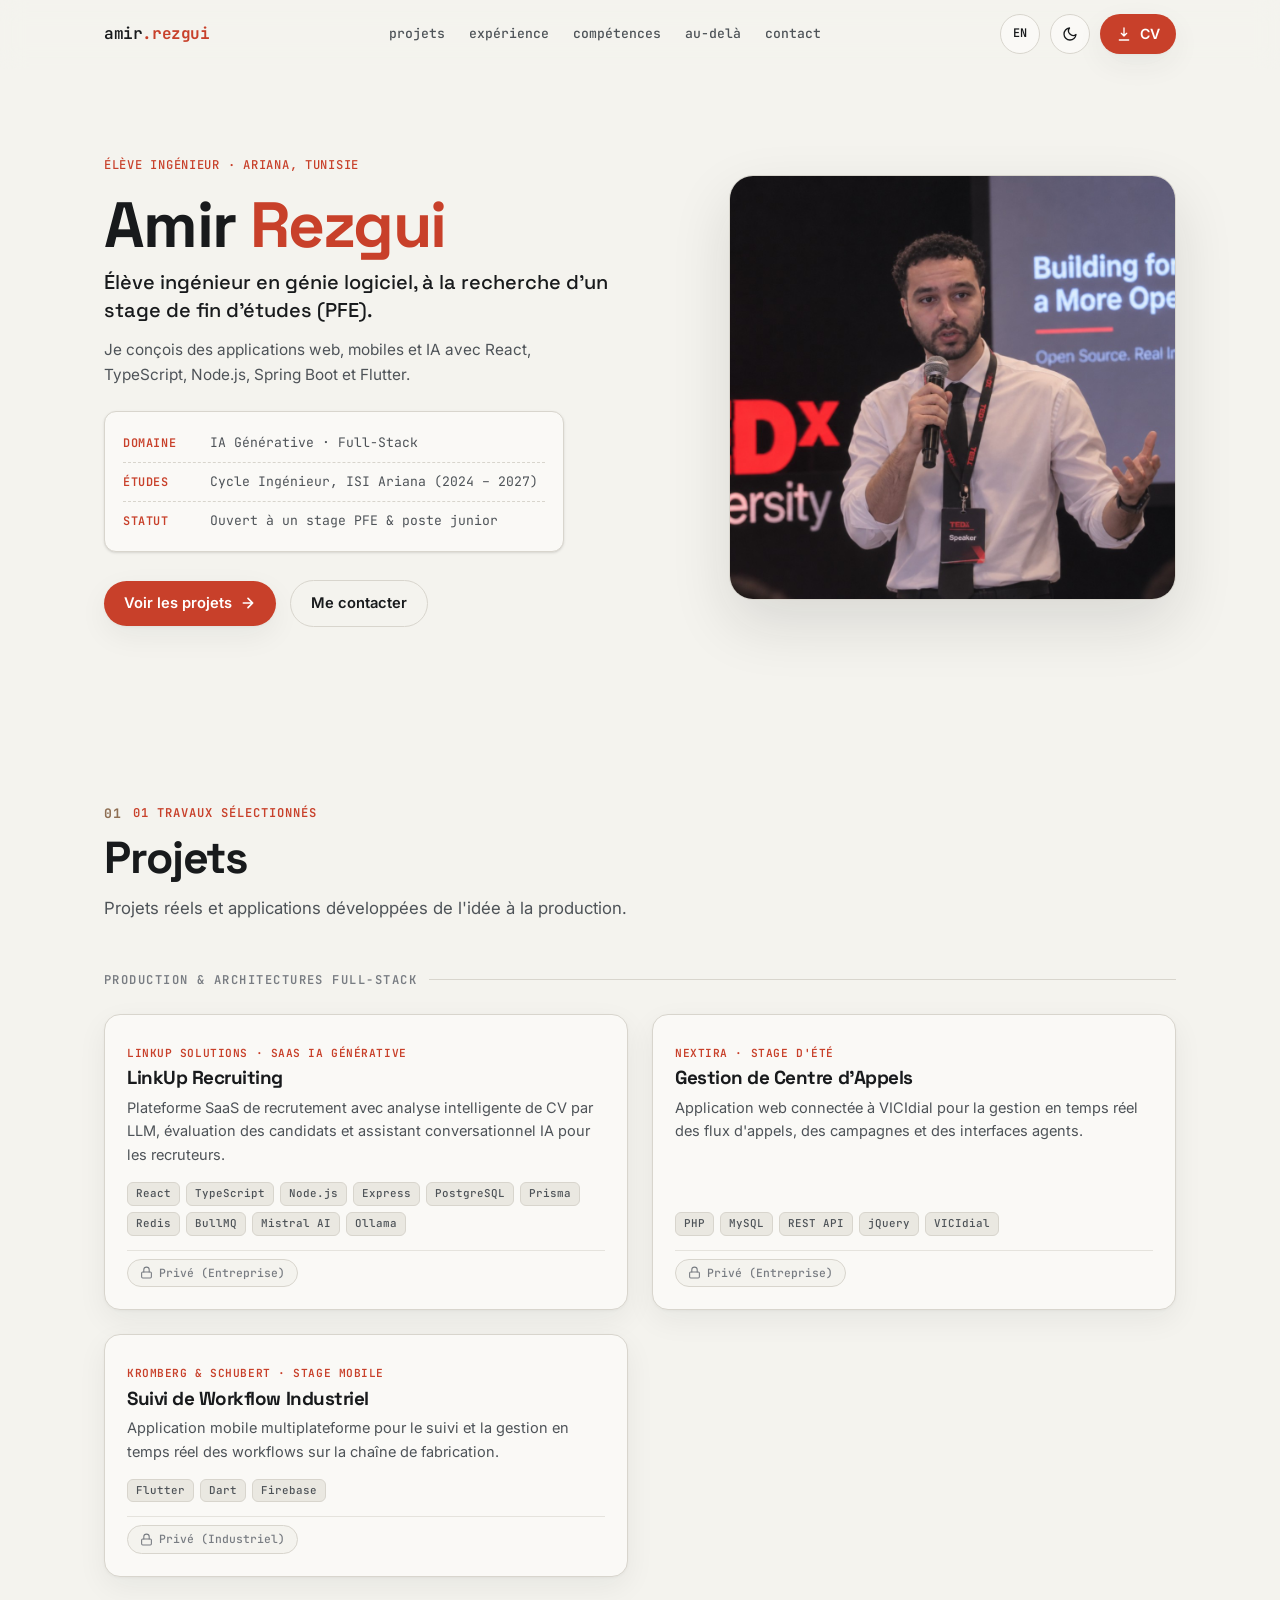
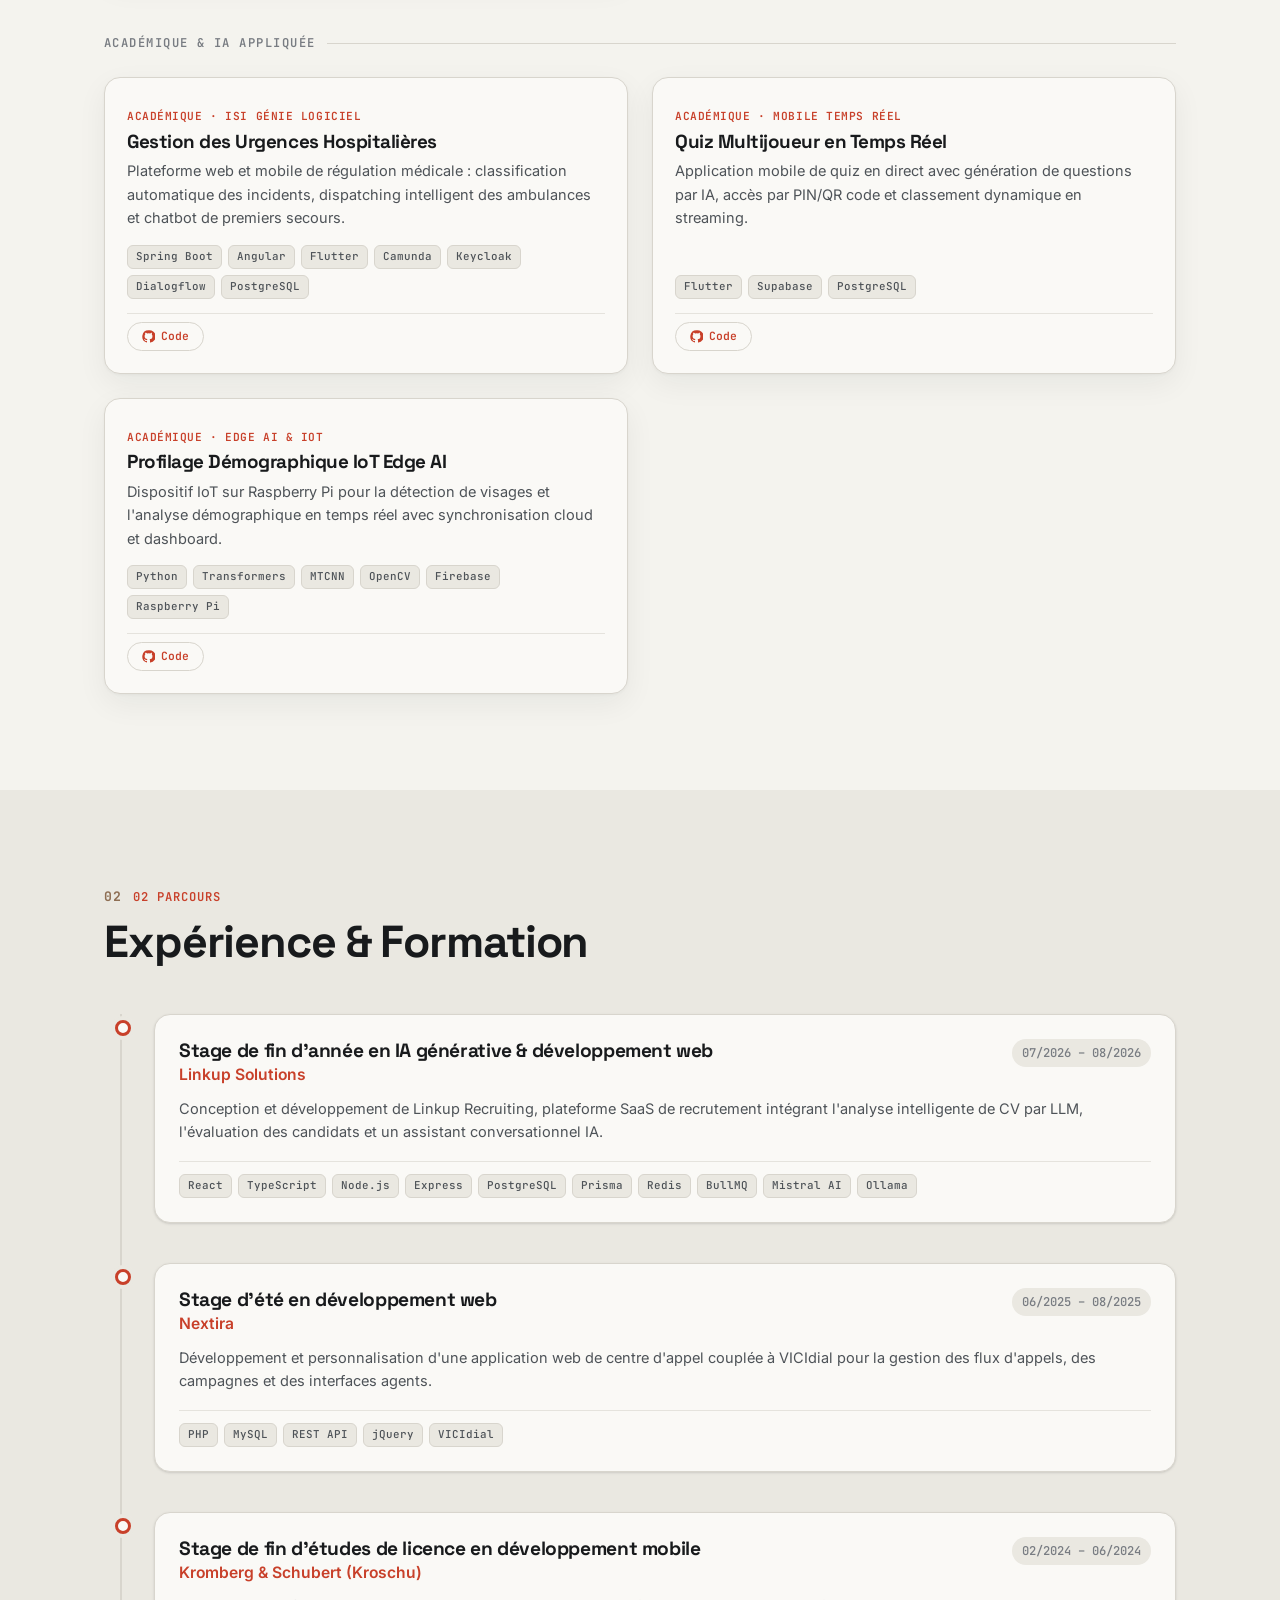
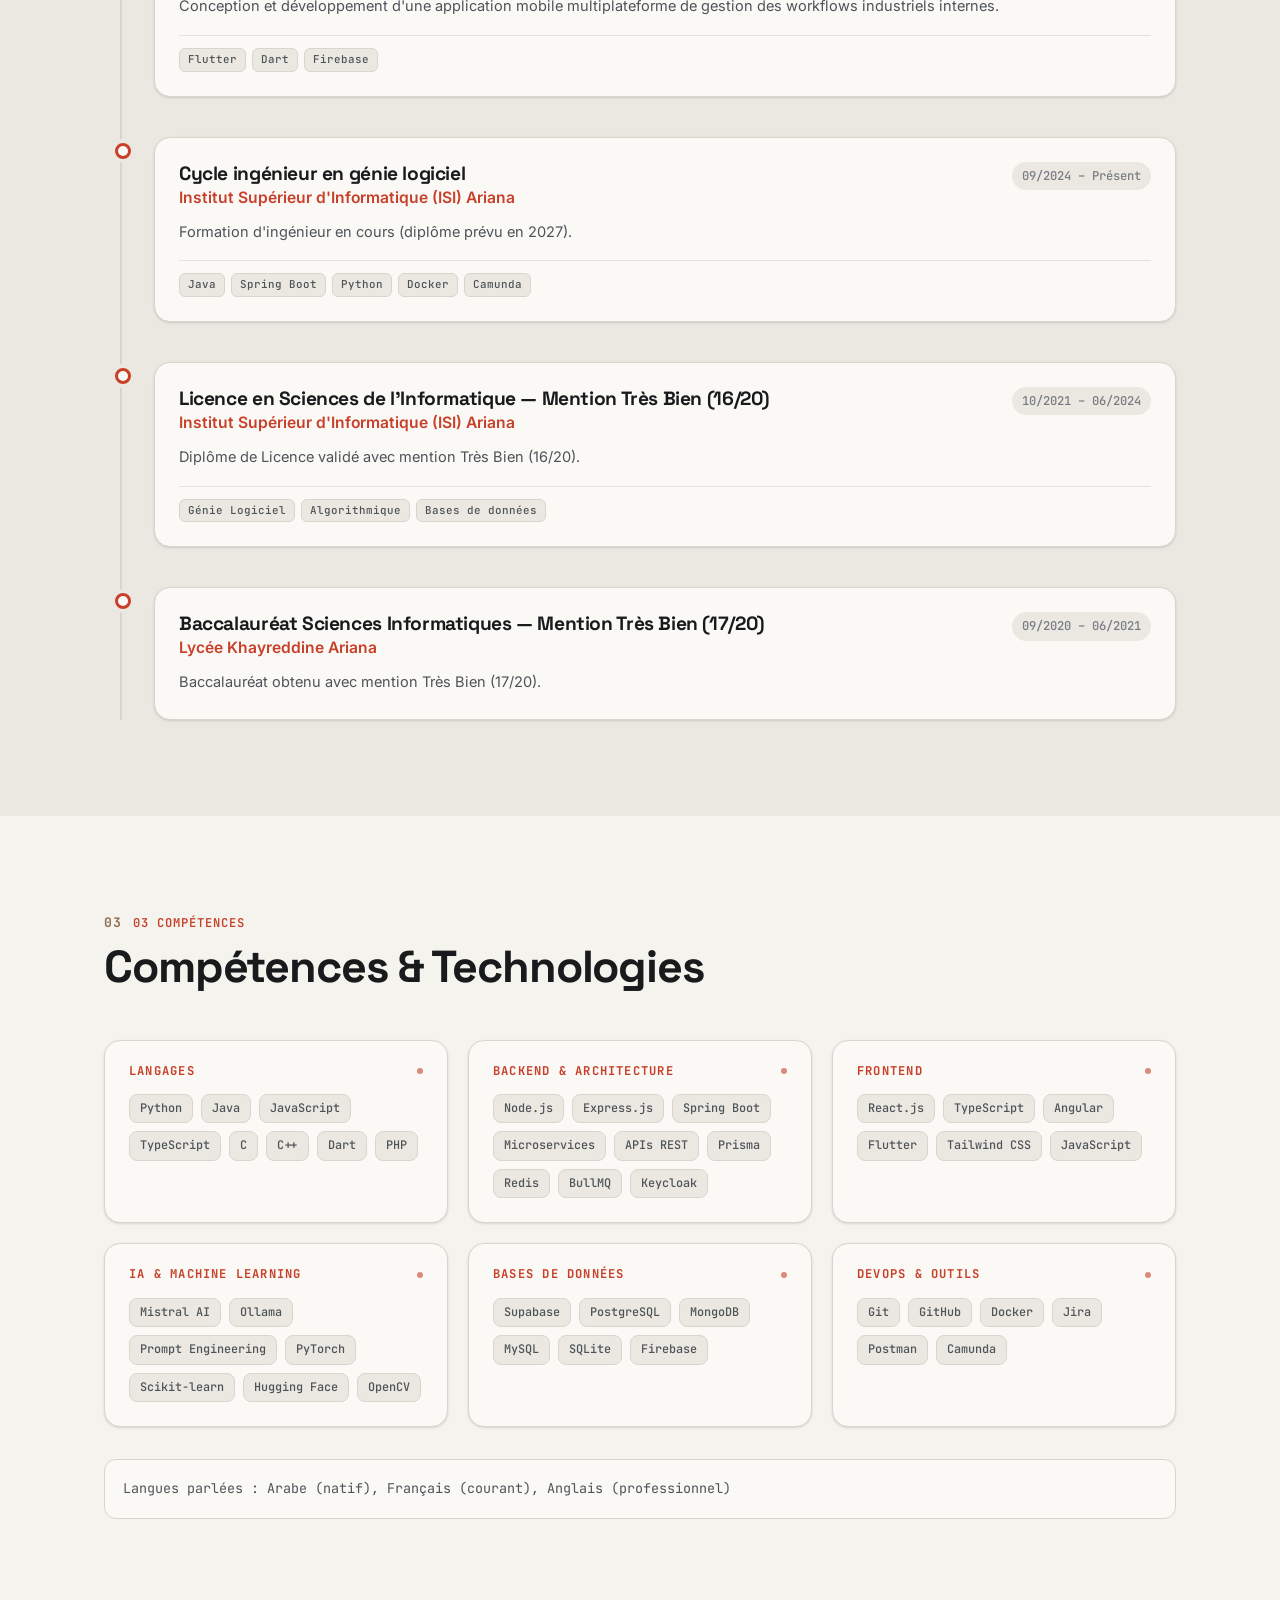
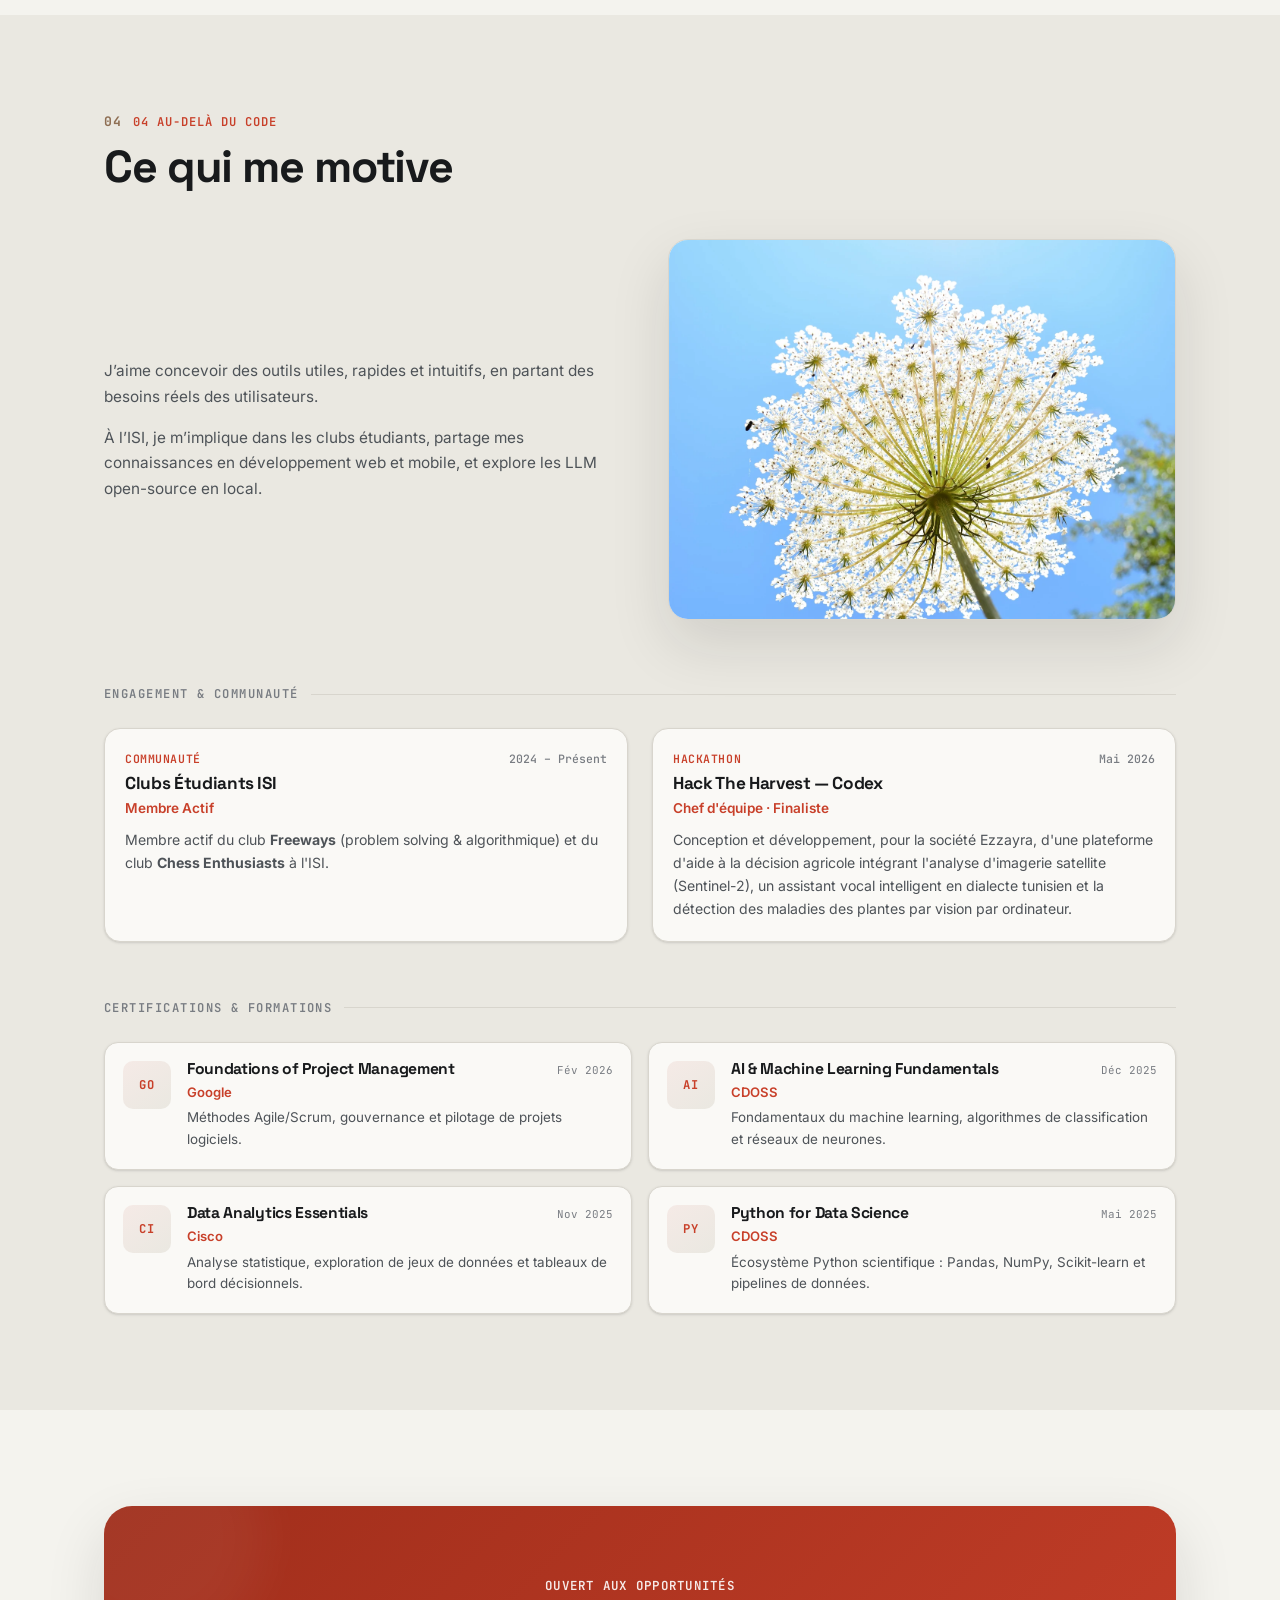
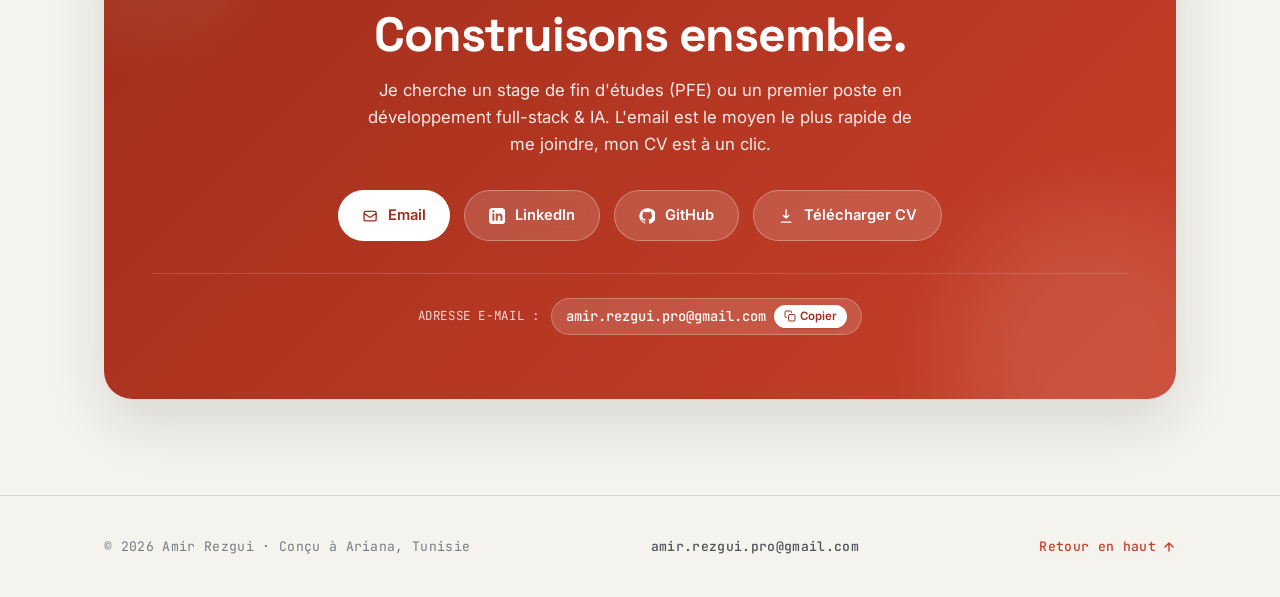
<file: index.html>
<!doctype html>
<html lang="fr" data-theme="light">
  <head>
    <meta charset="UTF-8" />
    <script>
      (function() {
        const saved = localStorage.getItem('portfolio-theme');
        if (saved === 'dark') {
          document.documentElement.setAttribute('data-theme', 'dark');
        } else {
          document.documentElement.setAttribute('data-theme', 'light');
        }
      })();
    </script>
    <link rel="icon" type="image/svg+xml" href="/favicon.svg" />
    <link rel="icon" type="image/png" sizes="32x32" href="/favicon-32x32.png" />
    <link rel="icon" type="image/png" sizes="16x16" href="/favicon-16x16.png" />
    <link rel="apple-touch-icon" sizes="180x180" href="/apple-touch-icon.png" />
    <meta name="viewport" content="width=device-width, initial-scale=1.0" />
    <meta name="theme-color" content="#C8402A" />
    
    <!-- Primary Meta Tags -->
    <title>Amir Rezgui · Élève ingénieur Full-Stack & IA</title>
    <meta name="title" content="Amir Rezgui · Élève ingénieur Full-Stack & IA" />
    <meta name="description" content="Élève ingénieur à l'ISI (UTM). Je conçois des applications web, mobiles et IA de l'idée à la production. Projets, expérience et contact." />
    <meta name="author" content="Amir Rezgui" />
    <meta name="robots" content="index, follow" />
    <link rel="canonical" href="https://amir-rezgui.github.io/" />

    <!-- Open Graph / Facebook -->
    <meta property="og:type" content="website" />
    <meta property="og:url" content="https://amir-rezgui.github.io/" />
    <meta property="og:title" content="Amir Rezgui · Élève ingénieur Full-Stack & IA" />
    <meta property="og:description" content="Élève ingénieur à l'ISI (UTM). Je conçois des applications web, mobiles et IA de l'idée à la production. Projets, expérience et contact." />
    <meta property="og:image" content="/assets/og-image.svg" />

    <!-- Twitter -->
    <meta property="twitter:card" content="summary_large_image" />
    <meta property="twitter:url" content="https://amir-rezgui.github.io/" />
    <meta property="twitter:title" content="Amir Rezgui · Élève ingénieur Full-Stack & IA" />
    <meta property="twitter:description" content="Élève ingénieur à l'ISI (UTM). Je conçois des applications web, mobiles et IA de l'idée à la production. Projets, expérience et contact." />
    <meta property="twitter:image" content="/assets/og-image.svg" />

    <!-- JSON-LD Person Structured Data -->
    <script type="application/ld+json">
    {
      "@context": "https://schema.org",
      "@type": "Person",
      "name": "Amir Rezgui",
      "jobTitle": "Élève Ingénieur en Génie Logiciel",
      "alumniOf": {
        "@type": "EducationalOrganization",
        "name": "Institut Supérieur d'Informatique (ISI - Université de Tunis El Manar)"
      },
      "address": {
        "@type": "PostalAddress",
        "addressLocality": "Ariana",
        "addressCountry": "Tunisie"
      },
      "email": "mailto:amir.rezgui.pro@gmail.com",
      "url": "https://amir-rezgui.github.io/",
      "sameAs": [
        "https://github.com/Amir-Rezgui",
        "https://linkedin.com/in/amir-rezgui"
      ],
      "knowsAbout": [
        "React",
        "TypeScript",
        "Node.js",
        "Spring Boot",
        "Flutter",
        "PostgreSQL",
        "BullMQ",
        "Redis",
        "Mistral AI",
        "Docker",
        "Camunda"
      ]
    }
    </script>

    <!-- Typography Fonts -->
    <link rel="preconnect" href="https://fonts.googleapis.com" />
    <link rel="preconnect" href="https://fonts.gstatic.com" crossorigin />
    <link href="https://fonts.googleapis.com/css2?family=Space+Grotesk:wght@400;500;600;700&family=JetBrains+Mono:wght@400;500;600&family=Inter:wght@400;500;600&display=swap" rel="stylesheet" />
    <script type="module" crossorigin src="/assets/index-C3p2icYy.js"></script>
    <link rel="stylesheet" crossorigin href="/assets/index-ChZKgE2Y.css">
  </head>
  <body>
    <div id="root"></div>
  </body>
</html>
</file>
<file: assets/index-ChZKgE2Y.css>
@import"https://fonts.googleapis.com/css2?family=Space+Grotesk:wght@400;500;600;700&family=JetBrains+Mono:wght@400;500;600&family=Inter:wght@400;500;600&display=swap";@layer components;@layer properties{@supports (((-webkit-hyphens:none)) and (not (margin-trim:inline))) or ((-moz-orient:inline) and (not (color:rgb(from red r g b)))){*,:before,:after,::backdrop{--tw-rotate-x:initial;--tw-rotate-y:initial;--tw-rotate-z:initial;--tw-skew-x:initial;--tw-skew-y:initial;--tw-space-y-reverse:0;--tw-border-style:solid;--tw-leading:initial;--tw-font-weight:initial;--tw-tracking:initial;--tw-shadow:0 0 #0000;--tw-shadow-color:initial;--tw-shadow-alpha:100%;--tw-inset-shadow:0 0 #0000;--tw-inset-shadow-color:initial;--tw-inset-shadow-alpha:100%;--tw-ring-color:initial;--tw-ring-shadow:0 0 #0000;--tw-inset-ring-color:initial;--tw-inset-ring-shadow:0 0 #0000;--tw-ring-inset:initial;--tw-ring-offset-width:0px;--tw-ring-offset-color:#fff;--tw-ring-offset-shadow:0 0 #0000;--tw-blur:initial;--tw-brightness:initial;--tw-contrast:initial;--tw-grayscale:initial;--tw-hue-rotate:initial;--tw-invert:initial;--tw-opacity:initial;--tw-saturate:initial;--tw-sepia:initial;--tw-drop-shadow:initial;--tw-drop-shadow-color:initial;--tw-drop-shadow-alpha:100%;--tw-drop-shadow-size:initial;--tw-backdrop-blur:initial;--tw-backdrop-brightness:initial;--tw-backdrop-contrast:initial;--tw-backdrop-grayscale:initial;--tw-backdrop-hue-rotate:initial;--tw-backdrop-invert:initial;--tw-backdrop-opacity:initial;--tw-backdrop-saturate:initial;--tw-backdrop-sepia:initial;--tw-duration:initial;--tw-translate-x:0;--tw-translate-y:0;--tw-translate-z:0;--tw-scale-x:1;--tw-scale-y:1;--tw-scale-z:1}}}@layer theme{:root,:host{--font-sans:"Inter", system-ui, -apple-system, Segoe UI, Roboto, sans-serif;--font-mono:"JetBrains Mono", ui-monospace, Menlo, monospace;--color-white:#fff;--spacing:.25rem;--text-xs:.75rem;--text-xs--line-height:calc(1 / .75);--text-base:1rem;--text-base--line-height: 1.5 ;--text-xl:1.25rem;--text-xl--line-height:calc(1.75 / 1.25);--text-2xl:1.5rem;--text-2xl--line-height:calc(2 / 1.5);--text-3xl:1.875rem;--text-3xl--line-height: 1.2 ;--font-weight-medium:500;--font-weight-semibold:600;--font-weight-bold:700;--tracking-tight:-.025em;--tracking-wide:.025em;--tracking-wider:.05em;--leading-tight:1.25;--leading-normal:1.5;--leading-relaxed:1.625;--shadow-lg:0 24px 60px #181a1c1f;--animate-pulse:pulse 2s cubic-bezier(.4, 0, .6, 1) infinite;--animate-bounce:bounce 1s infinite;--blur-sm:8px;--blur-xl:24px;--blur-2xl:40px;--default-transition-duration:.15s;--default-transition-timing-function:cubic-bezier(.4, 0, .2, 1);--default-font-family:var(--font-sans);--default-mono-font-family:var(--font-mono);--color-bg:#f4f3ee;--color-bg-alt:#eae8e1;--color-surface:#faf9f6;--color-border:#d8d5cd;--color-ink:#181a1c;--color-ink-soft:#4e5358;--color-ink-faint:#787c82;--color-accent:#c8402a;--color-accent-deep:#a02e1b;--color-accent-2:#8e6e53;--color-accent-soft:#f5eae6;--color-on-accent:#fff;--shadow-card:0 1px 3px #181a1c0a, 0 10px 30px #181a1c0f;--font-display:"Space Grotesk", system-ui, sans-serif}}@layer base{*,:after,:before,::backdrop{box-sizing:border-box;border:0 solid;margin:0;padding:0}::file-selector-button{box-sizing:border-box;border:0 solid;margin:0;padding:0}html,:host{-webkit-text-size-adjust:100%;tab-size:4;line-height:1.5;font-family:var(--default-font-family,-apple-system, BlinkMacSystemFont, "Segoe UI", Roboto, "Helvetica Neue", "Noto Sans", Arial, sans-serif, "Apple Color Emoji", "Segoe UI Emoji", "Segoe UI Symbol", "Noto Color Emoji");font-feature-settings:var(--default-font-feature-settings,normal);font-variation-settings:var(--default-font-variation-settings,normal);-webkit-tap-highlight-color:transparent}hr{height:0;color:inherit;border-top-width:1px}abbr:where([title]){-webkit-text-decoration:underline dotted;text-decoration:underline dotted}h1,h2,h3,h4,h5,h6{font-size:inherit;font-weight:inherit}a{color:inherit;-webkit-text-decoration:inherit;text-decoration:inherit}b,strong{font-weight:bolder}code,kbd,samp,pre{font-family:var(--default-mono-font-family,ui-monospace, SFMono-Regular, Menlo, Monaco, Consolas, "Liberation Mono", "Courier New", monospace);font-feature-settings:var(--default-mono-font-feature-settings,normal);font-variation-settings:var(--default-mono-font-variation-settings,normal);font-size:1em}small{font-size:80%}sub,sup{vertical-align:baseline;font-size:75%;line-height:0;position:relative}sub{bottom:-.25em}sup{top:-.5em}table{text-indent:0;border-color:inherit;border-collapse:collapse}:-moz-focusring:where(:not(iframe)){outline:auto}progress{vertical-align:baseline}summary{display:list-item}ol,ul,menu{list-style:none}img,svg,video,canvas,audio,iframe,embed,object{vertical-align:middle;display:block}img,video{max-width:100%;height:auto}button,input,select,optgroup,textarea{font:inherit;font-feature-settings:inherit;font-variation-settings:inherit;letter-spacing:inherit;color:inherit;opacity:1;background-color:#0000;border-radius:0}::file-selector-button{font:inherit;font-feature-settings:inherit;font-variation-settings:inherit;letter-spacing:inherit;color:inherit;opacity:1;background-color:#0000;border-radius:0}:where(select:is([multiple],[size])) optgroup{font-weight:bolder}:where(select:is([multiple],[size])) optgroup option{padding-inline-start:20px}::file-selector-button{margin-inline-end:4px}::placeholder{opacity:1}@supports (not ((-webkit-appearance:-apple-pay-button))) or (contain-intrinsic-size:1px){::placeholder{color:currentColor}@supports (color:color-mix(in lab,red,red)){::placeholder{color:color-mix(in oklab,currentcolor 50%,transparent)}}}textarea{resize:vertical}::-webkit-search-decoration{-webkit-appearance:none}::-webkit-date-and-time-value{min-height:1lh;text-align:inherit}::-webkit-datetime-edit{display:inline-flex}::-webkit-datetime-edit-fields-wrapper{padding:0}::-webkit-datetime-edit{padding-block:0}::-webkit-datetime-edit-year-field{padding-block:0}::-webkit-datetime-edit-month-field{padding-block:0}::-webkit-datetime-edit-day-field{padding-block:0}::-webkit-datetime-edit-hour-field{padding-block:0}::-webkit-datetime-edit-minute-field{padding-block:0}::-webkit-datetime-edit-second-field{padding-block:0}::-webkit-datetime-edit-millisecond-field{padding-block:0}::-webkit-datetime-edit-meridiem-field{padding-block:0}::-webkit-calendar-picker-indicator{line-height:1}:-moz-ui-invalid{box-shadow:none}button,input:where([type=button],[type=reset],[type=submit]){appearance:button}::file-selector-button{appearance:button}::-webkit-inner-spin-button{height:auto}::-webkit-outer-spin-button{height:auto}[hidden]:where(:not([hidden=until-found])){display:none!important}*{box-sizing:border-box}html{scroll-behavior:smooth}body{background:var(--color-bg);color:var(--color-ink);font-family:var(--font-sans);-webkit-font-smoothing:antialiased;margin:0;font-size:17px;line-height:1.65;overflow-x:hidden}h1,h2,h3,h4{font-family:var(--font-display);letter-spacing:-.02em;margin:0;font-weight:600;line-height:1.08}a{color:inherit;text-decoration:none}img{max-width:100%;display:block}}@layer utilities{.pointer-events-none{pointer-events:none}.absolute{position:absolute}.fixed{position:fixed}.relative{position:relative}.sticky{position:sticky}.inset-0{inset:0}.-top-20{top:calc(var(--spacing) * -20)}.top-0{top:0}.top-1\.5{top:calc(var(--spacing) * 1.5)}.-right-6{right:calc(var(--spacing) * -6)}.-right-16{right:calc(var(--spacing) * -16)}.right-6{right:calc(var(--spacing) * 6)}.-bottom-6{bottom:calc(var(--spacing) * -6)}.-bottom-24{bottom:calc(var(--spacing) * -24)}.bottom-6{bottom:calc(var(--spacing) * 6)}.bottom-20{bottom:calc(var(--spacing) * 20)}.-left-16{left:calc(var(--spacing) * -16)}.-left-\[31px\]{left:-31px}.-z-10{z-index:-10}.z-10{z-index:10}.z-40{z-index:40}.z-50{z-index:50}.container{width:100%}@media(min-width:40rem){.container{max-width:40rem}}@media(min-width:48rem){.container{max-width:48rem}}@media(min-width:64rem){.container{max-width:64rem}}@media(min-width:80rem){.container{max-width:80rem}}@media(min-width:96rem){.container{max-width:96rem}}.mx-auto{margin-inline:auto}.my-2{margin-block:calc(var(--spacing) * 2)}.mt-1{margin-top:var(--spacing)}.mt-2{margin-top:calc(var(--spacing) * 2)}.mt-2\.5{margin-top:calc(var(--spacing) * 2.5)}.mt-3{margin-top:calc(var(--spacing) * 3)}.mt-4{margin-top:calc(var(--spacing) * 4)}.mt-8{margin-top:calc(var(--spacing) * 8)}.mb-0\.5{margin-bottom:calc(var(--spacing) * .5)}.mb-1{margin-bottom:var(--spacing)}.mb-1\.5{margin-bottom:calc(var(--spacing) * 1.5)}.mb-2{margin-bottom:calc(var(--spacing) * 2)}.mb-2\.5{margin-bottom:calc(var(--spacing) * 2.5)}.mb-3\.5{margin-bottom:calc(var(--spacing) * 3.5)}.mb-4{margin-bottom:calc(var(--spacing) * 4)}.mb-6{margin-bottom:calc(var(--spacing) * 6)}.mb-7{margin-bottom:calc(var(--spacing) * 7)}.mb-8{margin-bottom:calc(var(--spacing) * 8)}.mb-12{margin-bottom:calc(var(--spacing) * 12)}.mb-14{margin-bottom:calc(var(--spacing) * 14)}.mb-16{margin-bottom:calc(var(--spacing) * 16)}.ml-2\.5{margin-left:calc(var(--spacing) * 2.5)}.contents{display:contents}.flex{display:flex}.grid{display:grid}.hidden{display:none}.inline-block{display:inline-block}.inline-flex{display:inline-flex}.aspect-\[4\/3\.8\]{aspect-ratio:4/3.8}.aspect-\[4\/3\]{aspect-ratio:4/3}.aspect-\[16\/10\]{aspect-ratio:16/10}.h-1\.5{height:calc(var(--spacing) * 1.5)}.h-2{height:calc(var(--spacing) * 2)}.h-3{height:calc(var(--spacing) * 3)}.h-3\.5{height:calc(var(--spacing) * 3.5)}.h-4{height:calc(var(--spacing) * 4)}.h-5{height:calc(var(--spacing) * 5)}.h-7{height:calc(var(--spacing) * 7)}.h-8{height:calc(var(--spacing) * 8)}.h-9{height:calc(var(--spacing) * 9)}.h-10{height:calc(var(--spacing) * 10)}.h-12{height:calc(var(--spacing) * 12)}.h-16{height:calc(var(--spacing) * 16)}.h-32{height:calc(var(--spacing) * 32)}.h-56{height:calc(var(--spacing) * 56)}.h-72{height:calc(var(--spacing) * 72)}.h-\[1\.1em\]{height:1.1em}.h-\[13px\]{height:13px}.h-\[540px\]{height:540px}.h-full{height:100%}.h-px{height:1px}.max-h-\[calc\(100vh-6\.5rem\)\]{max-height:calc(100vh - 6.5rem)}.min-h-screen{min-height:100vh}.w-1\.5{width:calc(var(--spacing) * 1.5)}.w-2{width:calc(var(--spacing) * 2)}.w-3{width:calc(var(--spacing) * 3)}.w-3\.5{width:calc(var(--spacing) * 3.5)}.w-4{width:calc(var(--spacing) * 4)}.w-5{width:calc(var(--spacing) * 5)}.w-7{width:calc(var(--spacing) * 7)}.w-8{width:calc(var(--spacing) * 8)}.w-9{width:calc(var(--spacing) * 9)}.w-10{width:calc(var(--spacing) * 10)}.w-12{width:calc(var(--spacing) * 12)}.w-16{width:calc(var(--spacing) * 16)}.w-32{width:calc(var(--spacing) * 32)}.w-56{width:calc(var(--spacing) * 56)}.w-72{width:calc(var(--spacing) * 72)}.w-\[1\.1em\]{width:1.1em}.w-\[13px\]{width:13px}.w-\[390px\]{width:390px}.w-fit{width:fit-content}.w-full{width:100%}.max-w-\[42ch\]{max-width:42ch}.max-w-\[48ch\]{max-width:48ch}.max-w-\[50ch\]{max-width:50ch}.max-w-\[68ch\]{max-width:68ch}.max-w-\[88\%\]{max-width:88%}.max-w-\[460px\]{max-width:460px}.max-w-\[640px\]{max-width:640px}.max-w-\[1120px\]{max-width:1120px}.max-w-\[calc\(100vw-2\.5rem\)\]{max-width:calc(100vw - 2.5rem)}.min-w-0{min-width:0}.min-w-\[75px\]{min-width:75px}.flex-1{flex:1}.flex-none{flex:none}.transform{transform:var(--tw-rotate-x,) var(--tw-rotate-y,) var(--tw-rotate-z,) var(--tw-skew-x,) var(--tw-skew-y,)}.animate-bounce{animation:var(--animate-bounce)}.animate-pulse{animation:var(--animate-pulse)}.cursor-default{cursor:default}.cursor-pointer{cursor:pointer}.grid-cols-1{grid-template-columns:repeat(1,minmax(0,1fr))}.flex-col{flex-direction:column}.flex-wrap{flex-wrap:wrap}.items-baseline{align-items:baseline}.items-center{align-items:center}.items-end{align-items:flex-end}.items-start{align-items:flex-start}.items-stretch{align-items:stretch}.justify-between{justify-content:space-between}.justify-center{justify-content:center}.gap-1{gap:var(--spacing)}.gap-1\.5{gap:calc(var(--spacing) * 1.5)}.gap-2{gap:calc(var(--spacing) * 2)}.gap-2\.5{gap:calc(var(--spacing) * 2.5)}.gap-3{gap:calc(var(--spacing) * 3)}.gap-3\.5{gap:calc(var(--spacing) * 3.5)}.gap-4{gap:calc(var(--spacing) * 4)}.gap-5{gap:calc(var(--spacing) * 5)}.gap-6{gap:calc(var(--spacing) * 6)}.gap-10{gap:calc(var(--spacing) * 10)}:where(.space-y-3\.5>:not(:last-child)){--tw-space-y-reverse:0;margin-block-start:calc(calc(var(--spacing) * 3.5) * var(--tw-space-y-reverse));margin-block-end:calc(calc(var(--spacing) * 3.5) * calc(1 - var(--tw-space-y-reverse)))}:where(.space-y-4>:not(:last-child)){--tw-space-y-reverse:0;margin-block-start:calc(calc(var(--spacing) * 4) * var(--tw-space-y-reverse));margin-block-end:calc(calc(var(--spacing) * 4) * calc(1 - var(--tw-space-y-reverse)))}:where(.space-y-10>:not(:last-child)){--tw-space-y-reverse:0;margin-block-start:calc(calc(var(--spacing) * 10) * var(--tw-space-y-reverse));margin-block-end:calc(calc(var(--spacing) * 10) * calc(1 - var(--tw-space-y-reverse)))}.truncate{text-overflow:ellipsis;white-space:nowrap;overflow:hidden}.overflow-hidden{overflow:hidden}.overflow-y-auto{overflow-y:auto}.rounded{border-radius:.25rem}.rounded-\[6px\]{border-radius:6px}.rounded-\[8px\]{border-radius:8px}.rounded-\[10px\]{border-radius:10px}.rounded-\[12px\]{border-radius:12px}.rounded-\[14px\]{border-radius:14px}.rounded-\[16px\]{border-radius:16px}.rounded-\[20px\]{border-radius:20px}.rounded-\[22px\]{border-radius:22px}.rounded-\[24px\]{border-radius:24px}.rounded-\[28px\]{border-radius:28px}.rounded-full{border-radius:3.40282e38px}.rounded-r{border-top-right-radius:.25rem;border-bottom-right-radius:.25rem}.rounded-br-\[4px\]{border-bottom-right-radius:4px}.rounded-bl-\[4px\]{border-bottom-left-radius:4px}.border{border-style:var(--tw-border-style);border-width:1px}.border-2{border-style:var(--tw-border-style);border-width:2px}.border-3{border-style:var(--tw-border-style);border-width:3px}.border-t{border-top-style:var(--tw-border-style);border-top-width:1px}.border-b{border-bottom-style:var(--tw-border-style);border-bottom-width:1px}.border-l-2{border-left-style:var(--tw-border-style);border-left-width:2px}.border-dashed{--tw-border-style:dashed;border-style:dashed}.border-none{--tw-border-style:none;border-style:none}.border-accent{border-color:var(--color-accent)}.border-accent\/20{border-color:#c8402a33}@supports (color:color-mix(in lab,red,red)){.border-accent\/20{border-color:color-mix(in oklab,var(--color-accent) 20%,transparent)}}.border-border{border-color:var(--color-border)}.border-border\/60{border-color:#d8d5cd99}@supports (color:color-mix(in lab,red,red)){.border-border\/60{border-color:color-mix(in oklab,var(--color-border) 60%,transparent)}}.border-transparent{border-color:#0000}.border-white\/15{border-color:#ffffff26}@supports (color:color-mix(in lab,red,red)){.border-white\/15{border-color:color-mix(in oklab,var(--color-white) 15%,transparent)}}.border-white\/25{border-color:#ffffff40}@supports (color:color-mix(in lab,red,red)){.border-white\/25{border-color:color-mix(in oklab,var(--color-white) 25%,transparent)}}.border-white\/30{border-color:#ffffff4d}@supports (color:color-mix(in lab,red,red)){.border-white\/30{border-color:color-mix(in oklab,var(--color-white) 30%,transparent)}}.bg-accent{background-color:var(--color-accent)}.bg-accent-soft{background-color:var(--color-accent-soft)}.bg-accent\/60{background-color:#c8402a99}@supports (color:color-mix(in lab,red,red)){.bg-accent\/60{background-color:color-mix(in oklab,var(--color-accent) 60%,transparent)}}.bg-bg{background-color:var(--color-bg)}.bg-bg-alt{background-color:var(--color-bg-alt)}.bg-bg-alt\/30{background-color:#eae8e14d}@supports (color:color-mix(in lab,red,red)){.bg-bg-alt\/30{background-color:color-mix(in oklab,var(--color-bg-alt) 30%,transparent)}}.bg-bg-alt\/40{background-color:#eae8e166}@supports (color:color-mix(in lab,red,red)){.bg-bg-alt\/40{background-color:color-mix(in oklab,var(--color-bg-alt) 40%,transparent)}}.bg-border{background-color:var(--color-border)}.bg-surface{background-color:var(--color-surface)}.bg-transparent{background-color:#0000}.bg-white{background-color:var(--color-white)}.bg-white\/5{background-color:#ffffff0d}@supports (color:color-mix(in lab,red,red)){.bg-white\/5{background-color:color-mix(in oklab,var(--color-white) 5%,transparent)}}.bg-white\/10{background-color:#ffffff1a}@supports (color:color-mix(in lab,red,red)){.bg-white\/10{background-color:color-mix(in oklab,var(--color-white) 10%,transparent)}}.bg-white\/15{background-color:#ffffff26}@supports (color:color-mix(in lab,red,red)){.bg-white\/15{background-color:color-mix(in oklab,var(--color-white) 15%,transparent)}}.object-cover{object-fit:cover}.object-center{object-position:center}.p-3{padding:calc(var(--spacing) * 3)}.p-4{padding:calc(var(--spacing) * 4)}.p-4\.5{padding:calc(var(--spacing) * 4.5)}.p-5{padding:calc(var(--spacing) * 5)}.p-5\.5{padding:calc(var(--spacing) * 5.5)}.p-6{padding:calc(var(--spacing) * 6)}.px-1\.5{padding-inline:calc(var(--spacing) * 1.5)}.px-2{padding-inline:calc(var(--spacing) * 2)}.px-2\.5{padding-inline:calc(var(--spacing) * 2.5)}.px-3{padding-inline:calc(var(--spacing) * 3)}.px-3\.5{padding-inline:calc(var(--spacing) * 3.5)}.px-4{padding-inline:calc(var(--spacing) * 4)}.px-4\.5{padding-inline:calc(var(--spacing) * 4.5)}.px-5{padding-inline:calc(var(--spacing) * 5)}.px-6{padding-inline:calc(var(--spacing) * 6)}.py-0\.5{padding-block:calc(var(--spacing) * .5)}.py-1{padding-block:var(--spacing)}.py-1\.5{padding-block:calc(var(--spacing) * 1.5)}.py-2{padding-block:calc(var(--spacing) * 2)}.py-2\.5{padding-block:calc(var(--spacing) * 2.5)}.py-3{padding-block:calc(var(--spacing) * 3)}.py-3\.5{padding-block:calc(var(--spacing) * 3.5)}.py-4{padding-block:calc(var(--spacing) * 4)}.py-10{padding-block:calc(var(--spacing) * 10)}.py-12{padding-block:calc(var(--spacing) * 12)}.py-16{padding-block:calc(var(--spacing) * 16)}.pt-2{padding-top:calc(var(--spacing) * 2)}.pt-3{padding-top:calc(var(--spacing) * 3)}.pt-6{padding-top:calc(var(--spacing) * 6)}.pl-3{padding-left:calc(var(--spacing) * 3)}.pl-6{padding-left:calc(var(--spacing) * 6)}.text-center{text-align:center}.text-left{text-align:left}.font-display{font-family:var(--font-display)}.font-mono{font-family:var(--font-mono)}.font-sans{font-family:var(--font-sans)}.text-2xl{font-size:var(--text-2xl);line-height:var(--tw-leading,var(--text-2xl--line-height))}.text-3xl{font-size:var(--text-3xl);line-height:var(--tw-leading,var(--text-3xl--line-height))}.text-base{font-size:var(--text-base);line-height:var(--tw-leading,var(--text-base--line-height))}.text-xl{font-size:var(--text-xl);line-height:var(--tw-leading,var(--text-xl--line-height))}.text-xs{font-size:var(--text-xs);line-height:var(--tw-leading,var(--text-xs--line-height))}.text-\[\.7rem\]{font-size:.7rem}.text-\[\.9rem\]{font-size:.9rem}.text-\[\.68rem\]{font-size:.68rem}.text-\[\.71rem\]{font-size:.71rem}.text-\[\.72rem\]{font-size:.72rem}.text-\[\.74rem\]{font-size:.74rem}.text-\[\.75rem\]{font-size:.75rem}.text-\[\.76rem\]{font-size:.76rem}.text-\[\.78rem\]{font-size:.78rem}.text-\[\.82rem\]{font-size:.82rem}.text-\[\.84rem\]{font-size:.84rem}.text-\[\.85rem\]{font-size:.85rem}.text-\[\.86rem\]{font-size:.86rem}.text-\[\.88rem\]{font-size:.88rem}.text-\[\.91rem\]{font-size:.91rem}.text-\[\.92rem\]{font-size:.92rem}.text-\[\.94rem\]{font-size:.94rem}.text-\[\.96rem\]{font-size:.96rem}.text-\[\.98rem\]{font-size:.98rem}.text-\[1\.2rem\]{font-size:1.2rem}.text-\[1\.05rem\]{font-size:1.05rem}.text-\[1\.08rem\]{font-size:1.08rem}.text-\[1\.18rem\]{font-size:1.18rem}.text-\[clamp\(1\.08rem\,1\.75vw\,1\.25rem\)\]{font-size:clamp(1.08rem,1.75vw,1.25rem)}.text-\[clamp\(2\.5rem\,5vw\,4rem\)\]{font-size:clamp(2.5rem,5vw,4rem)}.text-\[clamp\(2rem\,4\.2vw\,3rem\)\]{font-size:clamp(2rem,4.2vw,3rem)}.text-\[clamp\(2rem\,4vw\,2\.8rem\)\]{font-size:clamp(2rem,4vw,2.8rem)}.leading-\[1\.4\]{--tw-leading:1.4;line-height:1.4}.leading-\[1\.6\]{--tw-leading:1.6;line-height:1.6}.leading-\[1\.55\]{--tw-leading:1.55;line-height:1.55}.leading-\[1\.65\]{--tw-leading:1.65;line-height:1.65}.leading-normal{--tw-leading:var(--leading-normal);line-height:var(--leading-normal)}.leading-relaxed{--tw-leading:var(--leading-relaxed);line-height:var(--leading-relaxed)}.leading-tight{--tw-leading:var(--leading-tight);line-height:var(--leading-tight)}.font-bold{--tw-font-weight:var(--font-weight-bold);font-weight:var(--font-weight-bold)}.font-medium{--tw-font-weight:var(--font-weight-medium);font-weight:var(--font-weight-medium)}.font-semibold{--tw-font-weight:var(--font-weight-semibold);font-weight:var(--font-weight-semibold)}.tracking-\[\.1em\]{--tw-tracking:.1em;letter-spacing:.1em}.tracking-\[\.05em\]{--tw-tracking:.05em;letter-spacing:.05em}.tracking-\[\.06em\]{--tw-tracking:.06em;letter-spacing:.06em}.tracking-\[\.08em\]{--tw-tracking:.08em;letter-spacing:.08em}.tracking-\[\.12em\]{--tw-tracking:.12em;letter-spacing:.12em}.tracking-tight{--tw-tracking:var(--tracking-tight);letter-spacing:var(--tracking-tight)}.tracking-wide{--tw-tracking:var(--tracking-wide);letter-spacing:var(--tracking-wide)}.tracking-wider{--tw-tracking:var(--tracking-wider);letter-spacing:var(--tracking-wider)}.whitespace-nowrap{white-space:nowrap}.text-\[var\(--color-accent-deep\)\]{color:var(--color-accent-deep)}.text-accent{color:var(--color-accent)}.text-accent-2{color:var(--color-accent-2)}.text-ink{color:var(--color-ink)}.text-ink-faint{color:var(--color-ink-faint)}.text-ink-soft{color:var(--color-ink-soft)}.text-on-accent{color:var(--color-on-accent)}.text-white{color:var(--color-white)}.text-white\/80{color:#fffc}@supports (color:color-mix(in lab,red,red)){.text-white\/80{color:color-mix(in oklab,var(--color-white) 80%,transparent)}}.text-white\/90{color:#ffffffe6}@supports (color:color-mix(in lab,red,red)){.text-white\/90{color:color-mix(in oklab,var(--color-white) 90%,transparent)}}.uppercase{text-transform:uppercase}.opacity-0{opacity:0}.opacity-40{opacity:.4}.shadow-2xl{--tw-shadow:0 25px 50px -12px var(--tw-shadow-color,#00000040);box-shadow:var(--tw-inset-shadow),var(--tw-inset-ring-shadow),var(--tw-ring-offset-shadow),var(--tw-ring-shadow),var(--tw-shadow)}.shadow-md{--tw-shadow:0 4px 6px -1px var(--tw-shadow-color,#0000001a), 0 2px 4px -2px var(--tw-shadow-color,#0000001a);box-shadow:var(--tw-inset-shadow),var(--tw-inset-ring-shadow),var(--tw-ring-offset-shadow),var(--tw-ring-shadow),var(--tw-shadow)}.shadow-sm{--tw-shadow:0 1px 3px 0 var(--tw-shadow-color,#0000001a), 0 1px 2px -1px var(--tw-shadow-color,#0000001a);box-shadow:var(--tw-inset-shadow),var(--tw-inset-ring-shadow),var(--tw-ring-offset-shadow),var(--tw-ring-shadow),var(--tw-shadow)}.blur-2xl{--tw-blur:blur(var(--blur-2xl));filter:var(--tw-blur,) var(--tw-brightness,) var(--tw-contrast,) var(--tw-grayscale,) var(--tw-hue-rotate,) var(--tw-invert,) var(--tw-saturate,) var(--tw-sepia,) var(--tw-drop-shadow,)}.blur-xl{--tw-blur:blur(var(--blur-xl));filter:var(--tw-blur,) var(--tw-brightness,) var(--tw-contrast,) var(--tw-grayscale,) var(--tw-hue-rotate,) var(--tw-invert,) var(--tw-saturate,) var(--tw-sepia,) var(--tw-drop-shadow,)}.backdrop-blur-sm{--tw-backdrop-blur:blur(var(--blur-sm));-webkit-backdrop-filter:var(--tw-backdrop-blur,) var(--tw-backdrop-brightness,) var(--tw-backdrop-contrast,) var(--tw-backdrop-grayscale,) var(--tw-backdrop-hue-rotate,) var(--tw-backdrop-invert,) var(--tw-backdrop-opacity,) var(--tw-backdrop-saturate,) var(--tw-backdrop-sepia,);backdrop-filter:var(--tw-backdrop-blur,) var(--tw-backdrop-brightness,) var(--tw-backdrop-contrast,) var(--tw-backdrop-grayscale,) var(--tw-backdrop-hue-rotate,) var(--tw-backdrop-invert,) var(--tw-backdrop-opacity,) var(--tw-backdrop-saturate,) var(--tw-backdrop-sepia,)}.transition{transition-property:color,background-color,border-color,outline-color,text-decoration-color,fill,stroke,--tw-gradient-from,--tw-gradient-via,--tw-gradient-to,opacity,box-shadow,transform,translate,scale,rotate,filter,-webkit-backdrop-filter,backdrop-filter,display,content-visibility,overlay,pointer-events;transition-timing-function:var(--tw-ease,var(--default-transition-timing-function));transition-duration:var(--tw-duration,var(--default-transition-duration))}.transition-\[border-color\,background-color\]{transition-property:border-color,background-color;transition-timing-function:var(--tw-ease,var(--default-transition-timing-function));transition-duration:var(--tw-duration,var(--default-transition-duration))}.transition-all{transition-property:all;transition-timing-function:var(--tw-ease,var(--default-transition-timing-function));transition-duration:var(--tw-duration,var(--default-transition-duration))}.transition-colors{transition-property:color,background-color,border-color,outline-color,text-decoration-color,fill,stroke,--tw-gradient-from,--tw-gradient-via,--tw-gradient-to;transition-timing-function:var(--tw-ease,var(--default-transition-timing-function));transition-duration:var(--tw-duration,var(--default-transition-duration))}.transition-opacity{transition-property:opacity;transition-timing-function:var(--tw-ease,var(--default-transition-timing-function));transition-duration:var(--tw-duration,var(--default-transition-duration))}.transition-transform{transition-property:transform,translate,scale,rotate;transition-timing-function:var(--tw-ease,var(--default-transition-timing-function));transition-duration:var(--tw-duration,var(--default-transition-duration))}.duration-200{--tw-duration:.2s;transition-duration:.2s}.duration-300{--tw-duration:.3s;transition-duration:.3s}.outline-none{--tw-outline-style:none;outline-style:none}.select-all{-webkit-user-select:all;user-select:all}@media(hover:hover){.group-hover\:text-accent:is(:where(.group):hover *){color:var(--color-accent)}.group-hover\:opacity-100:is(:where(.group):hover *){opacity:1}}.selection\:bg-accent-soft ::selection{background-color:var(--color-accent-soft)}.selection\:bg-accent-soft::selection{background-color:var(--color-accent-soft)}.selection\:text-ink ::selection{color:var(--color-ink)}.selection\:text-ink::selection{color:var(--color-ink)}.placeholder\:text-ink-faint::placeholder{color:var(--color-ink-faint)}.last\:mb-0:last-child{margin-bottom:0}.focus-within\:border-accent:focus-within{border-color:var(--color-accent)}@media(hover:hover){.hover\:-translate-y-0\.5:hover{--tw-translate-y:calc(var(--spacing) * -.5);translate:var(--tw-translate-x) var(--tw-translate-y)}.hover\:-translate-y-1:hover{--tw-translate-y:calc(var(--spacing) * -1);translate:var(--tw-translate-x) var(--tw-translate-y)}.hover\:scale-105:hover{--tw-scale-x:105%;--tw-scale-y:105%;--tw-scale-z:105%;scale:var(--tw-scale-x) var(--tw-scale-y)}.hover\:scale-125:hover{--tw-scale-x:125%;--tw-scale-y:125%;--tw-scale-z:125%;scale:var(--tw-scale-x) var(--tw-scale-y)}.hover\:border-accent:hover{border-color:var(--color-accent)}.hover\:border-border:hover{border-color:var(--color-border)}.hover\:bg-accent-soft:hover{background-color:var(--color-accent-soft)}.hover\:bg-surface:hover{background-color:var(--color-surface)}.hover\:bg-white\/25:hover{background-color:#ffffff40}@supports (color:color-mix(in lab,red,red)){.hover\:bg-white\/25:hover{background-color:color-mix(in oklab,var(--color-white) 25%,transparent)}}.hover\:bg-white\/90:hover{background-color:#ffffffe6}@supports (color:color-mix(in lab,red,red)){.hover\:bg-white\/90:hover{background-color:color-mix(in oklab,var(--color-white) 90%,transparent)}}.hover\:bg-white\/95:hover{background-color:#fffffff2}@supports (color:color-mix(in lab,red,red)){.hover\:bg-white\/95:hover{background-color:color-mix(in oklab,var(--color-white) 95%,transparent)}}.hover\:text-accent:hover{color:var(--color-accent)}.hover\:text-ink:hover{color:var(--color-ink)}.hover\:underline:hover{text-decoration-line:underline}.hover\:opacity-85:hover{opacity:.85}.hover\:opacity-90:hover{opacity:.9}.hover\:shadow-lg:hover{--tw-shadow:0 24px 60px var(--tw-shadow-color,#181a1c1f);box-shadow:var(--tw-inset-shadow),var(--tw-inset-ring-shadow),var(--tw-ring-offset-shadow),var(--tw-ring-shadow),var(--tw-shadow)}.hover\:shadow-md:hover{--tw-shadow:0 4px 6px -1px var(--tw-shadow-color,#0000001a), 0 2px 4px -2px var(--tw-shadow-color,#0000001a);box-shadow:var(--tw-inset-shadow),var(--tw-inset-ring-shadow),var(--tw-ring-offset-shadow),var(--tw-ring-shadow),var(--tw-shadow)}}.active\:scale-95:active{--tw-scale-x:95%;--tw-scale-y:95%;--tw-scale-z:95%;scale:var(--tw-scale-x) var(--tw-scale-y)}.disabled\:cursor-not-allowed:disabled{cursor:not-allowed}.disabled\:opacity-40:disabled{opacity:.4}@media(min-width:40rem){.sm\:inline{display:inline}.sm\:aspect-\[4\/3\.2\]{aspect-ratio:4/3.2}.sm\:grid-cols-2{grid-template-columns:repeat(2,minmax(0,1fr))}.sm\:flex-row{flex-direction:row}.sm\:items-baseline{align-items:baseline}.sm\:justify-between{justify-content:space-between}.sm\:gap-3{gap:calc(var(--spacing) * 3)}.sm\:px-12{padding-inline:calc(var(--spacing) * 12)}.sm\:py-16{padding-block:calc(var(--spacing) * 16)}}@media(min-width:48rem){.md\:-left-\[39px\]{left:-39px}.md\:mx-0{margin-inline:0}.md\:ml-4{margin-left:calc(var(--spacing) * 4)}.md\:flex{display:flex}.md\:hidden{display:none}.md\:max-w-none{max-width:none}.md\:grid-cols-2{grid-template-columns:repeat(2,minmax(0,1fr))}.md\:gap-14{gap:calc(var(--spacing) * 14)}.md\:py-20{padding-block:calc(var(--spacing) * 20)}.md\:py-24{padding-block:calc(var(--spacing) * 24)}.md\:pl-8{padding-left:calc(var(--spacing) * 8)}}@media(min-width:64rem){.lg\:mx-0{margin-inline:0}.lg\:aspect-\[4\/3\.8\]{aspect-ratio:4/3.8}.lg\:max-w-none{max-width:none}.lg\:grid-cols-3{grid-template-columns:repeat(3,minmax(0,1fr))}.lg\:grid-cols-\[1\.12fr_0\.88fr\]{grid-template-columns:1.12fr .88fr}.lg\:gap-14{gap:calc(var(--spacing) * 14)}}}:root[data-theme=dark]{--color-bg:#131518;--color-bg-alt:#1a1d21;--color-surface:#1e2227;--color-border:#2d333b;--color-ink:#f0efea;--color-ink-soft:#b2b7bf;--color-ink-faint:#727882;--color-accent:#e5533d;--color-accent-deep:#c8402a;--color-accent-2:#d4a373;--color-accent-soft:#2e1a16;--color-on-accent:#fff;--shadow-card:0 1px 3px #0000004d, 0 10px 30px #00000073;--shadow-lg:0 24px 60px #0009}.text-on-accent{color:var(--color-on-accent)!important}.reveal{opacity:0;transition:opacity .7s cubic-bezier(.2,.7,.2,1),transform .7s cubic-bezier(.2,.7,.2,1);transform:translateY(22px)}.reveal.in{opacity:1;transform:none}@media(prefers-reduced-motion:reduce){.reveal{opacity:1!important;transition:none!important;transform:none!important}}@keyframes blink{0%,80%,to{opacity:.25}40%{opacity:1}}@property --tw-rotate-x{syntax:"*";inherits:false}@property --tw-rotate-y{syntax:"*";inherits:false}@property --tw-rotate-z{syntax:"*";inherits:false}@property --tw-skew-x{syntax:"*";inherits:false}@property --tw-skew-y{syntax:"*";inherits:false}@property --tw-space-y-reverse{syntax:"*";inherits:false;initial-value:0}@property --tw-border-style{syntax:"*";inherits:false;initial-value:solid}@property --tw-leading{syntax:"*";inherits:false}@property --tw-font-weight{syntax:"*";inherits:false}@property --tw-tracking{syntax:"*";inherits:false}@property --tw-shadow{syntax:"*";inherits:false;initial-value:0 0 #0000}@property --tw-shadow-color{syntax:"*";inherits:false}@property --tw-shadow-alpha{syntax:"<percentage>";inherits:false;initial-value:100%}@property --tw-inset-shadow{syntax:"*";inherits:false;initial-value:0 0 #0000}@property --tw-inset-shadow-color{syntax:"*";inherits:false}@property --tw-inset-shadow-alpha{syntax:"<percentage>";inherits:false;initial-value:100%}@property --tw-ring-color{syntax:"*";inherits:false}@property --tw-ring-shadow{syntax:"*";inherits:false;initial-value:0 0 #0000}@property --tw-inset-ring-color{syntax:"*";inherits:false}@property --tw-inset-ring-shadow{syntax:"*";inherits:false;initial-value:0 0 #0000}@property --tw-ring-inset{syntax:"*";inherits:false}@property --tw-ring-offset-width{syntax:"<length>";inherits:false;initial-value:0}@property --tw-ring-offset-color{syntax:"*";inherits:false;initial-value:#fff}@property --tw-ring-offset-shadow{syntax:"*";inherits:false;initial-value:0 0 #0000}@property --tw-blur{syntax:"*";inherits:false}@property --tw-brightness{syntax:"*";inherits:false}@property --tw-contrast{syntax:"*";inherits:false}@property --tw-grayscale{syntax:"*";inherits:false}@property --tw-hue-rotate{syntax:"*";inherits:false}@property --tw-invert{syntax:"*";inherits:false}@property --tw-opacity{syntax:"*";inherits:false}@property --tw-saturate{syntax:"*";inherits:false}@property --tw-sepia{syntax:"*";inherits:false}@property --tw-drop-shadow{syntax:"*";inherits:false}@property --tw-drop-shadow-color{syntax:"*";inherits:false}@property --tw-drop-shadow-alpha{syntax:"<percentage>";inherits:false;initial-value:100%}@property --tw-drop-shadow-size{syntax:"*";inherits:false}@property --tw-backdrop-blur{syntax:"*";inherits:false}@property --tw-backdrop-brightness{syntax:"*";inherits:false}@property --tw-backdrop-contrast{syntax:"*";inherits:false}@property --tw-backdrop-grayscale{syntax:"*";inherits:false}@property --tw-backdrop-hue-rotate{syntax:"*";inherits:false}@property --tw-backdrop-invert{syntax:"*";inherits:false}@property --tw-backdrop-opacity{syntax:"*";inherits:false}@property --tw-backdrop-saturate{syntax:"*";inherits:false}@property --tw-backdrop-sepia{syntax:"*";inherits:false}@property --tw-duration{syntax:"*";inherits:false}@property --tw-translate-x{syntax:"*";inherits:false;initial-value:0}@property --tw-translate-y{syntax:"*";inherits:false;initial-value:0}@property --tw-translate-z{syntax:"*";inherits:false;initial-value:0}@property --tw-scale-x{syntax:"*";inherits:false;initial-value:1}@property --tw-scale-y{syntax:"*";inherits:false;initial-value:1}@property --tw-scale-z{syntax:"*";inherits:false;initial-value:1}@keyframes pulse{50%{opacity:.5}}@keyframes bounce{0%,to{animation-timing-function:cubic-bezier(.8,0,1,1);transform:translateY(-25%)}50%{animation-timing-function:cubic-bezier(0,0,.2,1);transform:none}}
</file>
